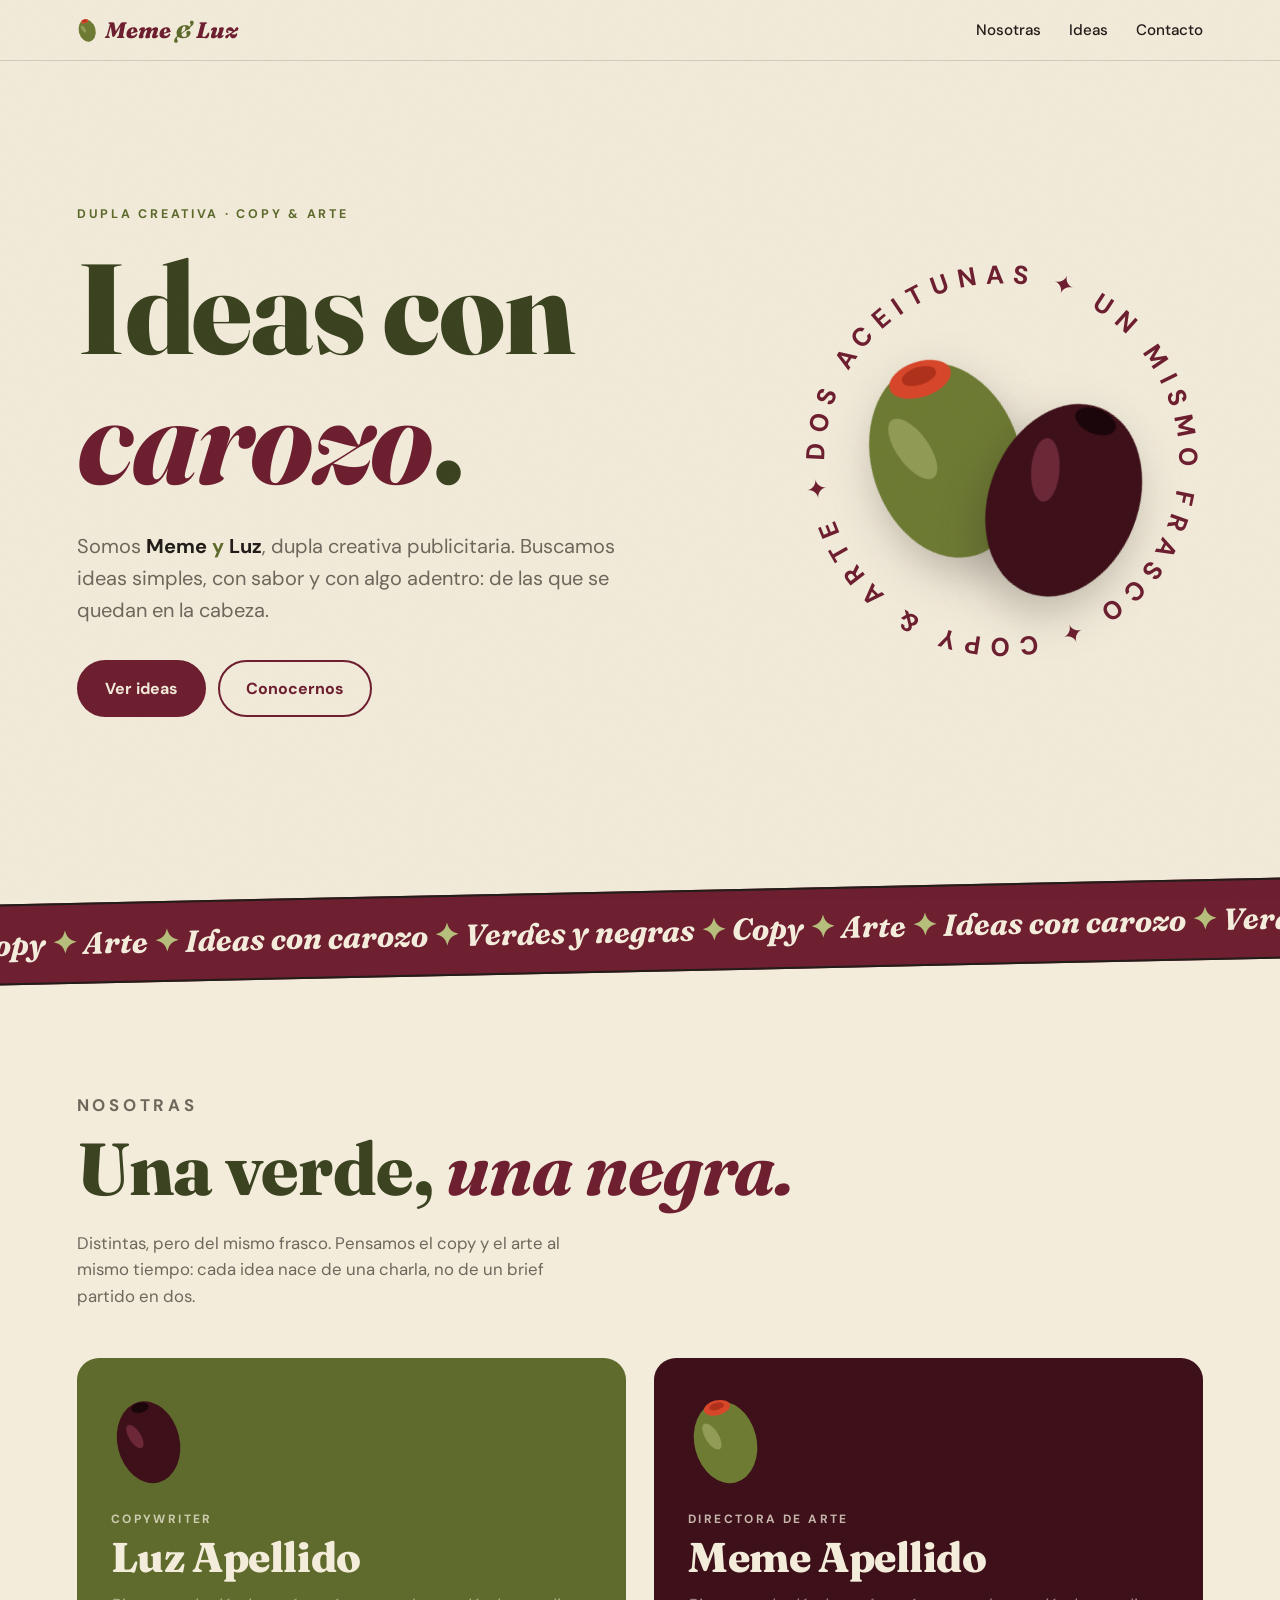
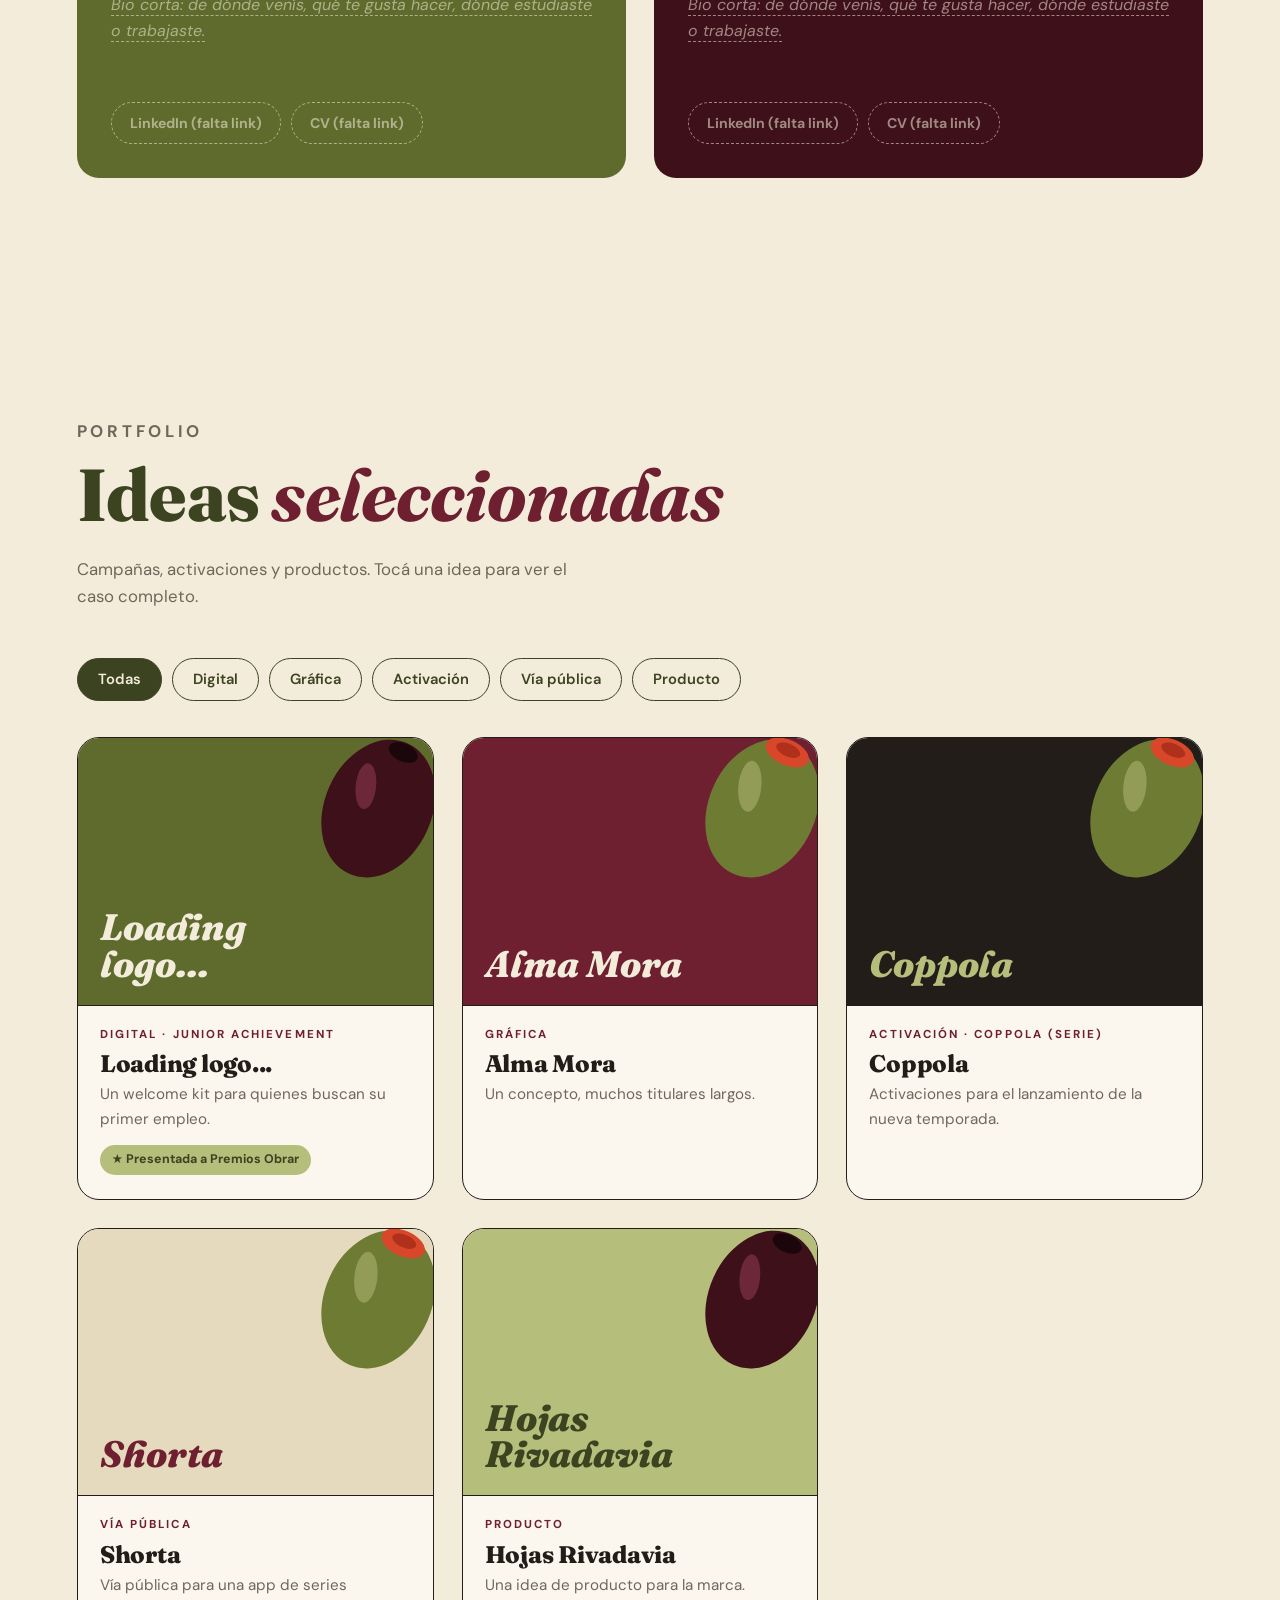
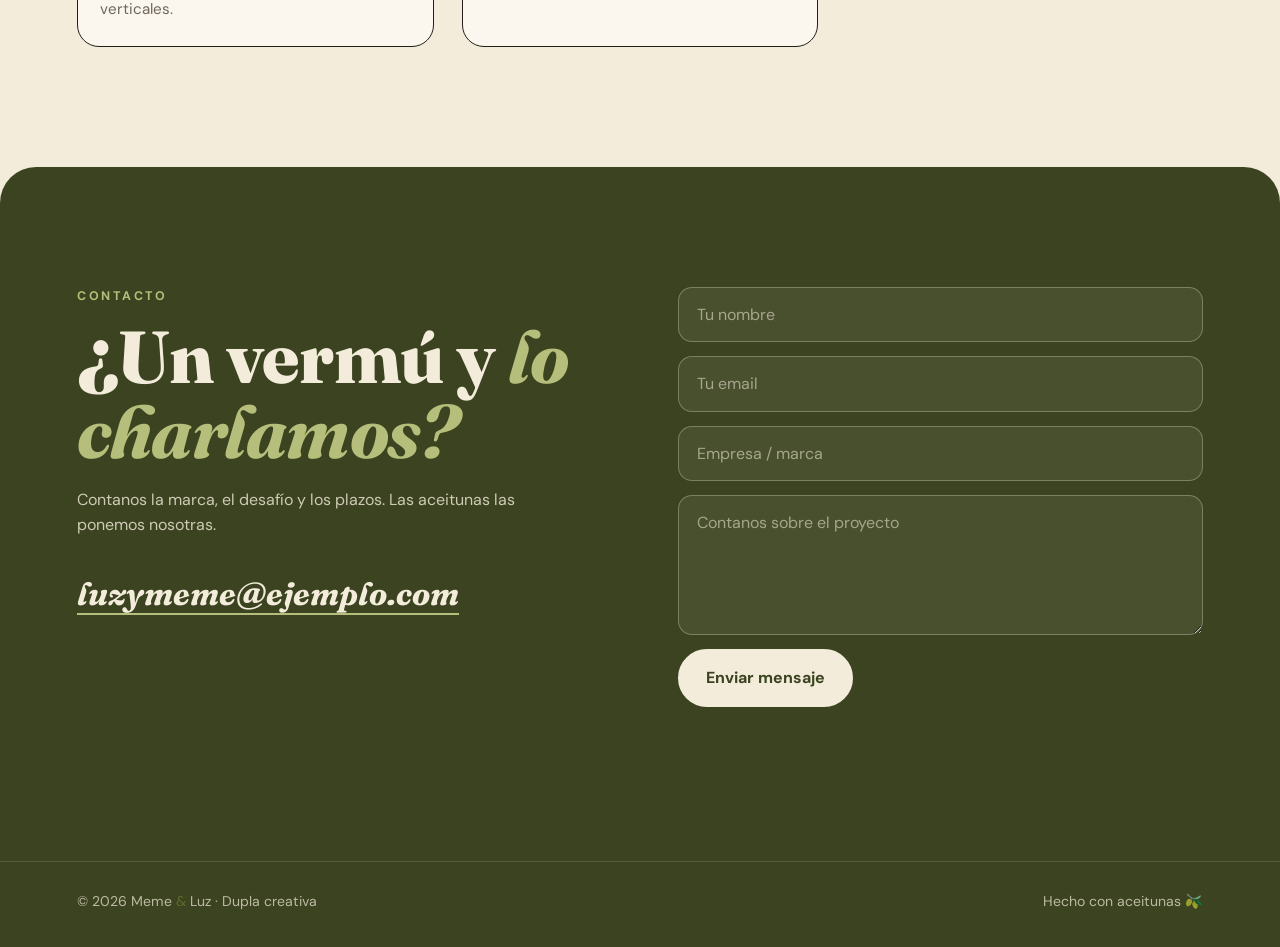
<file: index1.html>
<!DOCTYPE html>
<html lang="es-AR">
<head>
<meta charset="UTF-8">
<meta name="viewport" content="width=device-width, initial-scale=1.0">
<title>Luz & Meme — Dupla creativa</title>
<meta name="description" content="Luz & Meme, dupla creativa publicitaria. Copy y arte. Ideas con carozo.">
<meta property="og:title" content="Luz & Meme — Dupla creativa">
<meta property="og:description" content="Ideas con carozo. Portfolio de nuestra dupla creativa.">
<meta property="og:image" content="assets/img/og.jpg">
<link rel="icon" href="data:image/svg+xml,%3Csvg xmlns='http://www.w3.org/2000/svg' viewBox='0 0 100 100'%3E%3Cellipse cx='50' cy='56' rx='32' ry='40' fill='%235E6B2C'/%3E%3Cellipse cx='50' cy='22' rx='13' ry='8' fill='%23D9472B'/%3E%3C/svg%3E">
<link rel="preconnect" href="https://fonts.googleapis.com">
<link rel="preconnect" href="https://fonts.gstatic.com" crossorigin>
<link href="https://fonts.googleapis.com/css2?family=Fraunces:ital,opsz,wght@0,9..144,400..900;1,9..144,400..900&family=DM+Sans:wght@400;500;700&display=swap" rel="stylesheet">
<style>
  :root{
    --crema:#F3ECDB; --papel:#FBF7EE;
    --oliva:#5E6B2C; --oliva-osc:#3B4320; --oliva-clara:#B5BE7A;
    --bordo:#6E1F30; --bordo-osc:#3E1019; --morron:#D9472B;
    --tinta:#221D19; --gris:#6F675C; --linea:rgba(34,29,25,.15);
    --serif:"Fraunces",Georgia,serif; --sans:"DM Sans",system-ui,-apple-system,sans-serif;
    --radio:22px;
  }
  *{box-sizing:border-box;margin:0;padding:0}
  html{scroll-behavior:smooth}
  body{font-family:var(--sans);background:var(--crema);color:var(--tinta);line-height:1.6;-webkit-font-smoothing:antialiased;overflow-x:clip}
  body::before{content:"";position:fixed;inset:0;pointer-events:none;z-index:100;opacity:.08;mix-blend-mode:multiply;
    background-image:url("data:image/svg+xml,%3Csvg xmlns='http://www.w3.org/2000/svg' width='160' height='160'%3E%3Cfilter id='n'%3E%3CfeTurbulence type='fractalNoise' baseFrequency='.9' numOctaves='3'/%3E%3C/filter%3E%3Crect width='100%25' height='100%25' filter='url(%23n)'/%3E%3C/svg%3E")}
  img,video,iframe{display:block;max-width:100%}
  a{color:inherit}
  ::selection{background:var(--oliva);color:var(--crema)}
  h1,h2,h3,h4{font-family:var(--serif);font-weight:800;line-height:1.02;letter-spacing:-.01em}
  h1 em,h2 em{font-style:italic;font-weight:700;color:var(--bordo)}
  .eyebrow{font-size:.78rem;letter-spacing:.22em;text-transform:uppercase;font-weight:700;color:var(--oliva)}

  /* NAV */
  nav{position:sticky;top:0;z-index:20;display:flex;justify-content:space-between;align-items:center;padding:16px 6vw;background:rgba(243,236,219,.88);backdrop-filter:blur(10px);-webkit-backdrop-filter:blur(10px);border-bottom:1px solid var(--linea)}
  .logo{font-family:var(--serif);font-weight:800;font-style:italic;font-size:1.4rem;background:none;border:0;cursor:pointer;color:var(--bordo);display:flex;align-items:center;gap:8px}
  .logo svg{width:20px;aspect-ratio:100/130;transform:rotate(-15deg)}
  .logo.giro{animation:giro .5s ease}
  @keyframes giro{50%{transform:rotateX(90deg)}}
  .amp{color:var(--oliva)}
  nav ul{display:flex;gap:28px;list-style:none}
  nav ul a{text-decoration:none;font-size:.95rem;font-weight:500}
  nav ul a:hover{color:var(--bordo)}

  /* HERO */
  .hero{min-height:calc(100vh - 70px);display:grid;grid-template-columns:1.25fr .75fr;align-items:center;gap:4vw;padding:60px 6vw 90px}
  .hero h1{font-size:clamp(3.2rem,10vw,8.5rem);margin:18px 0 26px;color:var(--oliva-osc)}
  .lead{font-size:clamp(1.05rem,1.6vw,1.25rem);max-width:42ch;color:var(--gris)}
  .lead strong{color:var(--tinta)}
  .ctas{display:flex;flex-wrap:wrap;gap:12px;margin-top:34px}
  .btn{display:inline-flex;align-items:center;gap:8px;padding:14px 26px;border-radius:999px;background:var(--bordo);color:var(--crema);text-decoration:none;font:inherit;font-weight:700;border:2px solid var(--bordo);cursor:pointer;transition:transform .2s,background .2s,color .2s}
  .btn:hover{transform:translateY(-2px);background:var(--bordo-osc);border-color:var(--bordo-osc)}
  .btn-linea{background:transparent;color:var(--bordo)}
  .btn-linea:hover{background:var(--bordo);color:var(--crema)}
  .frasco{position:relative;aspect-ratio:1;width:100%;max-width:440px;justify-self:center}
  .frasco .o{position:absolute;width:44%;aspect-ratio:100/130;filter:drop-shadow(0 18px 22px rgba(34,29,25,.25))}
  .frasco .o1{left:14%;top:20%;rotate:-18deg;animation:flotar 6s ease-in-out infinite}
  .frasco .o2{right:12%;top:30%;rotate:22deg;animation:flotar 6s ease-in-out -3s infinite}
  @keyframes flotar{50%{translate:0 -14px}}
  .sello{position:absolute;inset:0;width:100%;height:100%;animation:girar 24s linear infinite}
  .sello text{font-family:var(--sans);font-weight:700;font-size:6.4px;fill:var(--bordo)}
  @keyframes girar{to{transform:rotate(360deg)}}

  /* CINTA */
  .cinta{background:var(--bordo);color:var(--crema);overflow:hidden;padding:14px 0;border-block:2px solid var(--tinta);transform:rotate(-1.2deg);margin:0 -2vw}
  .cinta-track{display:flex;width:max-content;animation:cinta 30s linear infinite}
  .cinta span{font-family:var(--serif);font-style:italic;font-weight:700;font-size:clamp(1.2rem,2.4vw,1.9rem);padding-right:.6em;white-space:nowrap}
  .cinta i{color:var(--oliva-clara);font-style:normal}
  @keyframes cinta{to{transform:translateX(-50%)}}

  /* SECCIONES */
  section{padding:120px 6vw}
  .sec-head{display:flex;flex-wrap:wrap;justify-content:space-between;align-items:flex-end;gap:24px;margin-bottom:48px}
  h2{font-size:clamp(2.4rem,6vw,4.6rem);color:var(--oliva-osc);margin-top:12px}
  .sec-head p{max-width:44ch;color:var(--gris);font-size:1.05rem}

  /* NOSOTRAS */
  .nosotras{display:grid;grid-template-columns:repeat(auto-fit,minmax(min(100%,320px),1fr));gap:28px}
  .persona{border-radius:var(--radio);padding:34px;color:var(--crema);min-height:420px;display:flex;flex-direction:column;position:relative;overflow:hidden}
  .persona.verde{background:var(--oliva)}
  .persona.negra{background:var(--bordo-osc)}
  .persona .foto{width:112px;height:112px;border-radius:50%;object-fit:cover;border:3px solid var(--crema);margin-bottom:22px}
  .persona .foto-oliva{width:74px;aspect-ratio:100/130;margin-bottom:22px;rotate:-14deg}
  .persona small{letter-spacing:.2em;text-transform:uppercase;font-weight:700;font-size:.75rem;opacity:.75}
  .persona h3{font-size:clamp(2rem,4vw,2.6rem);margin:6px 0 14px}
  .persona p{opacity:.9;flex:1}
  .persona .links{display:flex;flex-wrap:wrap;gap:10px;margin-top:24px}
  .pill{display:inline-flex;align-items:center;gap:6px;padding:9px 18px;border-radius:999px;border:1.5px solid currentColor;text-decoration:none;font-weight:700;font-size:.88rem;transition:.2s}
  .persona .pill:hover{background:var(--crema);color:var(--tinta)}
  .pill.falta{border-style:dashed;opacity:.55;pointer-events:none}
  .pendiente{font-style:italic;opacity:.6;border-bottom:1px dashed currentColor}

  /* IDEAS */
  .filtros{display:flex;flex-wrap:wrap;gap:10px;margin-bottom:36px}
  .filtros button{font:inherit;font-weight:600;font-size:.92rem;padding:9px 20px;border-radius:999px;border:1.5px solid var(--oliva-osc);background:transparent;color:var(--oliva-osc);cursor:pointer;transition:.2s}
  .filtros button:hover{background:rgba(94,107,44,.12)}
  .filtros button.activo{background:var(--oliva-osc);color:var(--crema)}
  .grid{display:grid;grid-template-columns:repeat(auto-fill,minmax(min(100%,320px),1fr));gap:28px}
  .card{background:var(--papel);border:1.5px solid var(--tinta);border-radius:var(--radio);overflow:hidden;cursor:pointer;display:flex;flex-direction:column;transition:transform .25s,box-shadow .25s}
  .card:hover,.card:focus-visible{transform:translate(-4px,-4px);box-shadow:6px 6px 0 var(--bordo);outline:none}
  .portada{aspect-ratio:4/3;position:relative;overflow:hidden}
  .portada img{width:100%;height:100%;object-fit:cover}
  .portada.generada{display:flex;align-items:flex-end;padding:22px}
  .portada-titulo{font-family:var(--serif);font-weight:800;font-style:italic;font-size:clamp(1.7rem,3vw,2.3rem);line-height:1;position:relative;z-index:1;max-width:78%}
  .portada-oliva{position:absolute;width:36%;aspect-ratio:100/130;right:-3%;top:-6%;rotate:24deg;transition:transform .5s}
  .card:hover .portada-oliva{transform:rotate(-14deg) translateY(10px)}
  .card-body{padding:20px 22px 24px;border-top:1.5px solid var(--tinta);flex:1}
  .tag{font-size:.72rem;letter-spacing:.18em;text-transform:uppercase;font-weight:700;color:var(--bordo)}
  .card h3{font-size:1.5rem;margin:8px 0 6px}
  .card p{color:var(--gris);font-size:.95rem}
  .premio{display:inline-block;margin-top:14px;font-size:.78rem;font-weight:700;padding:5px 12px;border-radius:999px;background:var(--oliva-clara);color:var(--oliva-osc)}

  /* MODAL */
  .modal{position:fixed;inset:0;z-index:50;background:rgba(34,29,25,.72);display:none;align-items:flex-start;justify-content:center;padding:4vh 16px;overflow-y:auto}
  .modal.abierto{display:flex}
  .modal-box{background:var(--crema);border-radius:28px;max-width:960px;width:100%;position:relative;overflow:hidden;animation:subir .35s ease}
  @keyframes subir{from{opacity:0;transform:translateY(30px)}}
  .modal .portada{aspect-ratio:16/7}
  .modal .portada.generada{padding:clamp(22px,4vw,44px)}
  .modal .portada-titulo{font-size:clamp(2.2rem,6vw,4.2rem)}
  .modal .portada-oliva{width:20%}
  .cerrar{position:absolute;top:16px;right:16px;z-index:2;width:44px;height:44px;border-radius:50%;border:none;background:var(--crema);color:var(--tinta);font-size:1.5rem;cursor:pointer;box-shadow:0 4px 14px rgba(0,0,0,.2)}
  .modal-body{padding:clamp(24px,5vw,56px)}
  .modal-body h3{font-size:clamp(2rem,5vw,3.4rem);color:var(--oliva-osc);margin:10px 0 20px}
  .meta{display:flex;flex-wrap:wrap;gap:12px 40px;padding:18px 0;border-block:1.5px solid var(--linea);margin-bottom:28px}
  .meta dt{font-size:.7rem;letter-spacing:.18em;text-transform:uppercase;font-weight:700;color:var(--bordo)}
  .meta dd{font-weight:600}
  .desc{font-size:1.15rem;max-width:62ch;margin-bottom:30px}
  .concepto{font-family:var(--serif);font-style:italic;font-size:clamp(1.4rem,3vw,2rem);color:var(--bordo);line-height:1.2;padding-left:20px;border-left:4px solid var(--oliva);margin-bottom:40px}
  .concepto small{display:block;font-family:var(--sans);font-style:normal;font-size:.7rem;letter-spacing:.18em;text-transform:uppercase;font-weight:700;color:var(--oliva);margin-bottom:6px}
  .bloques{display:grid;grid-template-columns:repeat(auto-fit,minmax(min(100%,220px),1fr));gap:18px;margin-bottom:40px}
  .bloque{background:var(--papel);border-radius:18px;padding:22px}
  .bloque h4{font-size:1.2rem;color:var(--bordo);margin-bottom:8px}
  .sub-titulo{font-size:1.6rem;color:var(--oliva-osc);margin-bottom:16px}
  .titulares{display:grid;gap:14px;margin-bottom:40px}
  .titulares blockquote{background:var(--bordo);color:var(--crema);border-radius:18px;padding:26px 28px;font-family:var(--serif);font-size:clamp(1.1rem,2.2vw,1.45rem);line-height:1.35}
  .titulares blockquote.vacio{background:transparent;color:var(--gris);border:2px dashed rgba(34,29,25,.3);font-style:italic;font-size:1rem}
  .galeria{display:grid;grid-template-columns:repeat(auto-fit,minmax(min(100%,260px),1fr));gap:18px;margin-bottom:40px}
  .media{grid-column:1/-1}
  .media.medio,.media.vertical{grid-column:auto}
  .media img,.media video{width:100%;border-radius:16px}
  .media iframe{width:100%;aspect-ratio:16/9;border:0;border-radius:16px;background:var(--tinta)}
  .media.vertical img,.media.vertical video,.media.vertical iframe{aspect-ratio:9/16;width:min(100%,380px);margin:0 auto;object-fit:cover}
  .media figcaption{font-size:.85rem;color:var(--gris);margin-top:8px;text-align:center}
  .hueco{border:2px dashed rgba(34,29,25,.3);border-radius:16px;min-height:200px;display:flex;flex-direction:column;align-items:center;justify-content:center;gap:4px;color:var(--gris);font-weight:600;text-align:center;padding:20px}
  .media.vertical .hueco{aspect-ratio:9/16;min-height:0;width:min(100%,300px);margin:0 auto}
  .hueco small{font-weight:400;text-transform:uppercase;letter-spacing:.15em;font-size:.7rem}
  .extra{margin-bottom:40px}
  .extra p{max-width:62ch}
  .links-proy{display:flex;flex-wrap:wrap;gap:10px;margin-bottom:40px}
  .links-proy .pill{color:var(--bordo)}
  .links-proy .pill:hover{background:var(--bordo);color:var(--crema)}
  .navegar{display:flex;justify-content:space-between;gap:12px;border-top:1.5px solid var(--linea);padding-top:24px}
  .navegar button{background:none;border:none;font-family:var(--serif);font-weight:700;font-style:italic;font-size:1.15rem;color:var(--oliva-osc);cursor:pointer;text-align:left}
  .navegar button:last-child{text-align:right}
  .navegar button:hover{color:var(--bordo)}

  /* CONTACTO */
  #contacto{background:var(--oliva-osc);color:var(--crema);border-radius:36px 36px 0 0}
  #contacto h2{color:var(--crema)}
  #contacto h2 em{color:var(--oliva-clara)}
  #contacto .eyebrow{color:var(--oliva-clara)}
  .contacto{display:grid;grid-template-columns:1fr 1fr;gap:6vw;align-items:start}
  .contacto .sub{opacity:.8;margin:18px 0 30px;max-width:40ch}
  .mail-grande{font-family:var(--serif);font-style:italic;font-weight:700;font-size:clamp(1.3rem,2.8vw,2rem);word-break:break-all;text-decoration:none;border-bottom:2px solid var(--oliva-clara)}
  .redes{display:flex;flex-wrap:wrap;gap:10px;margin-top:28px}
  .redes .pill:hover{background:var(--crema);color:var(--oliva-osc)}
  form{display:grid;gap:14px}
  input,textarea{font:inherit;background:rgba(243,236,219,.08);border:1.5px solid rgba(243,236,219,.3);color:var(--crema);padding:14px 18px;border-radius:14px}
  input::placeholder,textarea::placeholder{color:rgba(243,236,219,.55)}
  input:focus,textarea:focus{outline:none;border-color:var(--oliva-clara)}
  textarea{min-height:140px;resize:vertical}
  #contacto .btn{background:var(--crema);color:var(--oliva-osc);border-color:var(--crema);justify-self:start}
  .estado{font-size:.9rem;min-height:1.4em}
  footer{background:var(--oliva-osc);color:rgba(243,236,219,.7);padding:28px 6vw 34px;display:flex;justify-content:space-between;flex-wrap:wrap;gap:12px;font-size:.88rem;border-top:1px solid rgba(243,236,219,.15)}

  @media (max-width:820px){
    nav ul{gap:16px}
    nav ul a{font-size:.85rem}
    .hero{grid-template-columns:1fr;min-height:auto;padding-top:40px}
    .frasco{max-width:300px}
    .contacto{grid-template-columns:1fr}
    section{padding:84px 6vw}
  }
  @media (max-width:420px){ nav ul li:first-child{display:none} }
  @media (prefers-reduced-motion:reduce){*{animation:none!important;transition:none!important}}
</style>
</head>
<body>

<!-- Aceitunas (se reutilizan en todo el sitio) -->
<svg width="0" height="0" style="position:absolute" aria-hidden="true">
  <defs>
    <symbol id="oliva-verde" viewBox="0 0 100 130">
      <ellipse cx="50" cy="68" rx="42" ry="56" fill="#6E7B33"/>
      <ellipse cx="34" cy="56" rx="9" ry="20" fill="#B5BE7A" opacity=".5" transform="rotate(-18 34 56)"/>
      <ellipse cx="50" cy="20" rx="18" ry="10" fill="#D9472B"/>
      <ellipse cx="50" cy="18" rx="10" ry="5" fill="#B0311B"/>
    </symbol>
    <symbol id="oliva-negra" viewBox="0 0 100 130">
      <ellipse cx="50" cy="68" rx="42" ry="56" fill="#3E1019"/>
      <ellipse cx="34" cy="56" rx="8" ry="18" fill="#8A3A4C" opacity=".6" transform="rotate(-18 34 56)"/>
      <ellipse cx="50" cy="20" rx="12" ry="7" fill="#1A060B"/>
    </symbol>
  </defs>
</svg>

<nav>
  <button class="logo" id="logo" title="Tocá para cambiar el orden">
    <svg><use href="#oliva-verde"/></svg><span data-nombres=" & "></span>
  </button>
  <ul>
    <li><a href="#nosotras">Nosotras</a></li>
    <li><a href="#ideas">Ideas</a></li>
    <li><a href="#contacto">Contacto</a></li>
  </ul>
</nav>

<header class="hero">
  <div>
    <p class="eyebrow">Dupla creativa · Copy & Arte</p>
    <h1>Ideas con <em>carozo</em>.</h1>
    <p class="lead">Somos <strong data-nombres=" y "></strong>, dupla creativa publicitaria. Buscamos ideas simples, con sabor y con algo adentro: de las que se quedan en la cabeza.</p>
    <div class="ctas">
      <a class="btn" href="#ideas">Ver ideas</a>
      <a class="btn btn-linea" href="#nosotras">Conocernos</a>
    </div>
  </div>
  <div class="frasco" aria-hidden="true">
    <svg class="sello" viewBox="0 0 100 100">
      <path id="circulo" d="M50,50 m-44,0 a44,44 0 1,1 88,0 a44,44 0 1,1 -88,0" fill="none"/>
      <text><textPath href="#circulo" textLength="272" lengthAdjust="spacing">DOS ACEITUNAS ✦ UN MISMO FRASCO ✦ COPY & ARTE ✦</textPath></text>
    </svg>
    <svg class="o o1"><use href="#oliva-verde"/></svg>
    <svg class="o o2"><use href="#oliva-negra"/></svg>
  </div>
</header>

<div class="cinta" aria-hidden="true">
  <div class="cinta-track">
    <span>Copy <i>✦</i> Arte <i>✦</i> Ideas con carozo <i>✦</i> Verdes y negras <i>✦</i> Copy <i>✦</i> Arte <i>✦</i> Ideas con carozo <i>✦</i> Verdes y negras <i>✦</i></span>
    <span>Copy <i>✦</i> Arte <i>✦</i> Ideas con carozo <i>✦</i> Verdes y negras <i>✦</i> Copy <i>✦</i> Arte <i>✦</i> Ideas con carozo <i>✦</i> Verdes y negras <i>✦</i></span>
  </div>
</div>

<section id="nosotras">
  <div class="sec-head">
    <div>
      <p class="eyebrow">Nosotras</p>
      <h2>Una verde, <em>una negra.</em></h2>
    </div>
    <p>Distintas, pero del mismo frasco. Pensamos el copy y el arte al mismo tiempo: cada idea nace de una charla, no de un brief partido en dos.</p>
  </div>
  <div class="nosotras" id="nosotrasGrid"></div>
</section>

<section id="ideas">
  <div class="sec-head">
    <div>
      <p class="eyebrow">Portfolio</p>
      <h2>Ideas <em>seleccionadas</em></h2>
    </div>
    <p>Campañas, activaciones y productos. Tocá una idea para ver el caso completo.</p>
  </div>
  <div class="filtros" id="filtros"></div>
  <div class="grid" id="grid"></div>
</section>

<section id="contacto">
  <div class="contacto">
    <div>
      <p class="eyebrow">Contacto</p>
      <h2>¿Un vermú y <em>lo charlamos?</em></h2>
      <p class="sub">Contanos la marca, el desafío y los plazos. Las aceitunas las ponemos nosotras.</p>
      <a class="mail-grande" id="mail" href="#"></a>
      <div class="redes" id="redes"></div>
    </div>
    <form id="form">
      <input name="nombre" type="text" placeholder="Tu nombre" required>
      <input name="email" type="email" placeholder="Tu email" required>
      <input name="marca" type="text" placeholder="Empresa / marca">
      <textarea name="mensaje" placeholder="Contanos sobre el proyecto"></textarea>
      <button class="btn" type="submit">Enviar mensaje</button>
      <p class="estado" id="estado" role="status"></p>
    </form>
  </div>
</section>

<footer>
  <span>© <span id="anio"></span> <span data-nombres=" & "></span> · Dupla creativa</span>
  <span>Hecho con aceitunas 🫒</span>
</footer>

<div class="modal" id="modal" role="dialog" aria-modal="true" aria-labelledby="mTitulo">
  <div class="modal-box">
    <button class="cerrar" id="cerrar" aria-label="Cerrar">×</button>
    <div id="modalContenido"></div>
  </div>
</div>

<script>
// =====================================================================
//  ✏️  EDITÁ ACÁ — todo el contenido del sitio está en este bloque
// =====================================================================

const DUPLA = {
  email: "luzymeme@ejemplo.com",
  instagram: "",   // ej: "https://instagram.com/luzymeme"
  behance: "",     // ej: "https://behance.net/..."
  formspree: "",   // ej: "https://formspree.io/f/abcdwxyz" — si queda vacío, el formulario abre el mail
  // true = muestra recuadros punteados "Completar" donde falta info (útil mientras arman).
  // Pónganlo en false cuando publiquen: lo vacío simplemente no se muestra.
  mostrarPendientes: true
};

const NOSOTRAS = [
  {
    nombre: "Luz Apellido",
    rol: "Copywriter",            // cámbienlo si es al revés
    oliva: "verde",               // "verde" o "negra" (color de la tarjeta)
    foto: "",                     // ej: "assets/img/luz.jpg"
    bio: "",                      // 2 o 3 líneas: de dónde venís, qué te gusta, dónde estudiaste/trabajaste
    linkedin: "",                 // ej: "https://www.linkedin.com/in/..."
    cv: ""                        // ej: "assets/cv/luz.pdf"
  },
  {
    nombre: "Meme Apellido",
    rol: "Directora de Arte",
    oliva: "negra",
    foto: "",
    bio: "",
    linkedin: "",
    cv: ""
  }
];

/*  CÓMO ARMAR UN PROYECTO
    tema:     color de la portada si no hay imagen → "oliva" | "bordo" | "negra" | "crema" | "clara"
    portada:  imagen de portada, ej "assets/img/alma-mora/portada.jpg" (vacío = portada generada)
    media:    lista de piezas. tipo: "imagen" | "video" (mp4 propio) | "youtube" | "vimeo" | "drive"
              src: ruta o link. texto: epígrafe.
              formato: "vertical" para piezas 9:16. ancho: "medio" para poner dos imágenes lado a lado.
    titulares: lista de titulares (se muestran como citas grandes).
    extras:   secciones libres { titulo, texto }.
    links:    botones { texto, url } (PDF del board, nota de prensa, etc.)
    Cualquier campo vacío ("") no se muestra (o se marca como pendiente). */

const PROYECTOS = [
  {
    id: "loading-logo",
    titulo: "Loading logo...",
    marca: "Junior Achievement",
    categoria: "Digital",
    anio: "",
    premio: "Presentada a Premios Obrar",
    tema: "oliva",
    portada: "",
    bajada: "Un welcome kit para quienes buscan su primer empleo.",
    descripcion: "Un «welcome kit» que les enviamos a jóvenes en busca de su primer empleo para que lo suban a su LinkedIn y empiecen a generar redes.",
    concepto: "",
    reto: "",
    idea: "",
    resultado: "",
    titulares: [],
    media: [
      { tipo: "imagen",  src: "", texto: "Board" },
      { tipo: "youtube", src: "", texto: "Videocaso" }
    ],
    extras: [],
    links: [ { texto: "Board en PDF", url: "" } ]
  },
  {
    id: "alma-mora",
    titulo: "Alma Mora",
    marca: "Alma Mora",
    categoria: "Gráfica",
    anio: "",
    premio: "",
    tema: "bordo",
    portada: "",
    bajada: "Un concepto, muchos titulares largos.",
    descripcion: "Serie de gráficas con distintos titulares bajo un mismo concepto de campaña, respetando el concepto de marca.",
    concepto: "",
    reto: "",
    idea: "",
    resultado: "",
    titulares: ["", "", ""],
    media: [
      { tipo: "imagen", src: "", texto: "Gráfica 1", ancho: "medio" },
      { tipo: "imagen", src: "", texto: "Gráfica 2", ancho: "medio" },
      { tipo: "imagen", src: "", texto: "Gráfica 3", ancho: "medio" }
    ],
    extras: [],
    links: []
  },
  {
    id: "coppola",
    titulo: "Coppola",
    marca: "Coppola (serie)",
    categoria: "Activación",
    anio: "",
    premio: "",
    tema: "negra",
    portada: "",
    bajada: "Activaciones para el lanzamiento de la nueva temporada.",
    descripcion: "Activaciones para el lanzamiento de la nueva temporada de la serie Coppola.",
    concepto: "",
    reto: "",
    idea: "",
    resultado: "",
    titulares: [],
    media: [
      { tipo: "imagen",  src: "", texto: "Board / key visual" },
      { tipo: "youtube", src: "", texto: "Videocaso o render de la activación" }
    ],
    extras: [],
    links: []
  },
  {
    id: "shorta",
    titulo: "Shorta",
    marca: "Shorta",
    categoria: "Vía pública",
    anio: "",
    premio: "",
    tema: "crema",
    portada: "",
    bajada: "Vía pública para una app de series verticales.",
    descripcion: "Piezas de vía pública —gráficas y videos— para Shorta, la app de series verticales. Además, una idea de film.",
    concepto: "",
    reto: "",
    idea: "",
    resultado: "",
    titulares: [],
    media: [
      { tipo: "imagen", src: "", texto: "Gráfica vía pública", ancho: "medio" },
      { tipo: "video",  src: "", texto: "Video vertical", formato: "vertical" }
    ],
    extras: [ { titulo: "Idea de film", texto: "" } ],
    links: []
  },
  {
    id: "hojas-rivadavia",
    titulo: "Hojas Rivadavia",
    marca: "Hojas Rivadavia",
    categoria: "Producto",
    anio: "",
    premio: "",
    tema: "clara",
    portada: "",
    bajada: "Una idea de producto para la marca.",
    descripcion: "",
    concepto: "",
    reto: "",
    idea: "",
    resultado: "",
    titulares: [],
    media: [ { tipo: "imagen", src: "", texto: "Producto / mockup" } ],
    extras: [],
    links: []
  }
];

// =====================================================================
//  De acá para abajo no hace falta tocar nada
// =====================================================================

const $ = s => document.querySelector(s);
const esc = s => String(s ?? "").replace(/[&<>"']/g, c => ({"&":"&amp;","<":"&lt;",">":"&gt;",'"':"&quot;","'":"&#39;"}[c]));
const pend = (t = "Completar") => DUPLA.mostrarPendientes ? `<span class="pendiente">${esc(t)}</span>` : "";

/* --- Luz & Meme o Meme & Luz: al azar en cada visita, y se invierte tocando el logo --- */
let orden = Math.random() < .5 ? ["Luz", "Meme"] : ["Meme", "Luz"];
function pintarNombres(){
  document.querySelectorAll("[data-nombres]").forEach(el => {
    el.innerHTML = `${orden[0]}<span class="amp">${esc(el.dataset.nombres)}</span>${orden[1]}`;
  });
  document.title = `${orden[0]} & ${orden[1]} — Dupla creativa`;
}
$("#logo").addEventListener("click", () => {
  const l = $("#logo");
  l.classList.remove("giro"); void l.offsetWidth; l.classList.add("giro");
  setTimeout(() => { orden.reverse(); pintarNombres(); }, 250);
});

/* --- Nosotras --- */
function linkPill(texto, url){
  if (url) return `<a class="pill" href="${esc(url)}" target="_blank" rel="noopener">${esc(texto)} ↗</a>`;
  return DUPLA.mostrarPendientes ? `<span class="pill falta">${esc(texto)} (falta link)</span>` : "";
}
$("#nosotrasGrid").innerHTML = NOSOTRAS.map(p => `
  <article class="persona ${p.oliva === "negra" ? "negra" : "verde"}">
    ${p.foto ? `<img class="foto" src="${esc(p.foto)}" alt="${esc(p.nombre)}">`
             : `<svg class="foto-oliva"><use href="#oliva-${p.oliva === "negra" ? "verde" : "negra"}"/></svg>`}
    <small>${esc(p.rol)}</small>
    <h3>${esc(p.nombre)}</h3>
    <p>${p.bio ? esc(p.bio) : pend("Bio corta: de dónde venís, qué te gusta hacer, dónde estudiaste o trabajaste.")}</p>
    <div class="links">${linkPill("LinkedIn", p.linkedin)}${linkPill("CV", p.cv)}</div>
  </article>`).join("");

/* --- Portadas --- */
const TEMAS = {
  oliva: { bg: "var(--oliva)",      fg: "var(--crema)",      ol: "oliva-negra" },
  bordo: { bg: "var(--bordo)",      fg: "var(--crema)",      ol: "oliva-verde" },
  negra: { bg: "var(--tinta)",      fg: "var(--oliva-clara)",ol: "oliva-verde" },
  crema: { bg: "#E6DABE",           fg: "var(--bordo)",      ol: "oliva-verde" },
  clara: { bg: "var(--oliva-clara)",fg: "var(--oliva-osc)",  ol: "oliva-negra" }
};
function portada(p){
  const t = TEMAS[p.tema] || TEMAS.oliva;
  if (p.portada) return `<div class="portada" style="background:${t.bg}"><img src="${esc(p.portada)}" alt="${esc(p.titulo)}" loading="lazy"></div>`;
  return `<div class="portada generada" style="background:${t.bg};color:${t.fg}">
            <span class="portada-titulo">${esc(p.titulo)}</span>
            <svg class="portada-oliva"><use href="#${t.ol}"/></svg>
          </div>`;
}

/* --- Filtros y grilla --- */
const cats = ["Todas", ...new Set(PROYECTOS.map(p => p.categoria).filter(Boolean))];
let actual = "Todas";
function pintarFiltros(){
  $("#filtros").innerHTML = cats.map(c => `<button class="${c === actual ? "activo" : ""}" data-cat="${esc(c)}">${esc(c)}</button>`).join("");
}
$("#filtros").addEventListener("click", e => {
  const b = e.target.closest("button"); if (!b) return;
  actual = b.dataset.cat; pintarFiltros(); pintarGrilla();
});
function pintarGrilla(){
  $("#grid").innerHTML = PROYECTOS
    .filter(p => actual === "Todas" || p.categoria === actual)
    .map(p => `
      <article class="card" tabindex="0" role="button" data-id="${esc(p.id)}" aria-label="Ver ${esc(p.titulo)}">
        ${portada(p)}
        <div class="card-body">
          <div class="tag">${esc(p.categoria)}${p.marca && p.marca !== p.titulo ? " · " + esc(p.marca) : ""}</div>
          <h3>${esc(p.titulo)}</h3>
          <p>${esc(p.bajada)}</p>
          ${p.premio ? `<span class="premio">★ ${esc(p.premio)}</span>` : ""}
        </div>
      </article>`).join("");
}
$("#grid").addEventListener("click", e => { const c = e.target.closest(".card"); if (c) abrir(c.dataset.id); });
$("#grid").addEventListener("keydown", e => {
  const c = e.target.closest(".card");
  if (c && (e.key === "Enter" || e.key === " ")) { e.preventDefault(); abrir(c.dataset.id); }
});

/* --- Piezas (imágenes y videos) --- */
const ytId    = u => (String(u).match(/(?:youtu\.be\/|v=|embed\/|shorts\/)([\w-]{11})/) || [, u])[1];
const vimeoId = u => (String(u).match(/vimeo\.com\/(?:video\/)?(\d+)/) || [, u])[1];
const driveId = u => (String(u).match(/\/d\/([\w-]+)/) || [, u])[1];
const NOMBRE_TIPO = { imagen: "imagen", video: "video", youtube: "video de YouTube", vimeo: "video de Vimeo", drive: "archivo de Drive" };

function pieza(m){
  const cls = ["media", m.formato === "vertical" ? "vertical" : "", m.ancho === "medio" ? "medio" : ""].join(" ");
  const pie = m.texto ? `<figcaption>${esc(m.texto)}</figcaption>` : "";
  if (!m.src) return DUPLA.mostrarPendientes
    ? `<figure class="${cls}"><div class="hueco">＋ ${esc(m.texto || "Agregar pieza")}<small>${esc(NOMBRE_TIPO[m.tipo] || m.tipo)}</small></div></figure>` : "";
  const titulo = esc(m.texto || "Video");
  let el = "";
  switch (m.tipo) {
    case "imagen":  el = `<img src="${esc(m.src)}" alt="${esc(m.texto || "")}" loading="lazy">`; break;
    case "video":   el = `<video src="${esc(m.src)}" controls playsinline preload="metadata"${m.poster ? ` poster="${esc(m.poster)}"` : ""}></video>`; break;
    case "youtube": el = `<iframe src="https://www.youtube-nocookie.com/embed/${esc(ytId(m.src))}" title="${titulo}" allow="autoplay; encrypted-media; picture-in-picture" allowfullscreen loading="lazy"></iframe>`; break;
    case "vimeo":   el = `<iframe src="https://player.vimeo.com/video/${esc(vimeoId(m.src))}" title="${titulo}" allow="autoplay; fullscreen; picture-in-picture" allowfullscreen loading="lazy"></iframe>`; break;
    case "drive":   el = `<iframe src="https://drive.google.com/file/d/${esc(driveId(m.src))}/preview" title="${titulo}" allow="autoplay" allowfullscreen loading="lazy"></iframe>`; break;
  }
  return `<figure class="${cls}">${el}${pie}</figure>`;
}

/* --- Detalle del proyecto --- */
function bloque(titulo, txt){
  if (!txt && !DUPLA.mostrarPendientes) return "";
  return `<div class="bloque"><h4>${titulo}</h4><p>${txt ? esc(txt) : pend()}</p></div>`;
}
function abrir(id){
  const i = PROYECTOS.findIndex(p => p.id === id);
  if (i < 0) return;
  const p = PROYECTOS[i];
  const ant = PROYECTOS[(i - 1 + PROYECTOS.length) % PROYECTOS.length];
  const sig = PROYECTOS[(i + 1) % PROYECTOS.length];

  const meta = [["Marca", p.marca], ["Categoría", p.categoria], ["Año", p.anio], ["Reconocimiento", p.premio]]
    .filter(([, v]) => v).map(([k, v]) => `<div><dt>${k}</dt><dd>${esc(v)}</dd></div>`).join("");

  const titulares = (p.titulares || []).map((t, n) => t
    ? `<blockquote>${esc(t)}</blockquote>`
    : (DUPLA.mostrarPendientes ? `<blockquote class="vacio">Titular ${n + 1} — completar</blockquote>` : "")).join("");

  const bloques = bloque("El reto", p.reto) + bloque("La idea", p.idea) + bloque("Resultado", p.resultado);
  const piezas = (p.media || []).map(pieza).join("");
  const extras = (p.extras || []).map(x => (x.texto || DUPLA.mostrarPendientes)
    ? `<div class="extra"><h4 class="sub-titulo">${esc(x.titulo)}</h4><p>${x.texto ? esc(x.texto) : pend()}</p></div>` : "").join("");
  const links = (p.links || []).map(l => l.url
    ? `<a class="pill" href="${esc(l.url)}" target="_blank" rel="noopener">${esc(l.texto)} ↗</a>`
    : (DUPLA.mostrarPendientes ? `<span class="pill falta">${esc(l.texto)} (falta link)</span>` : "")).join("");

  $("#modalContenido").innerHTML = `
    ${portada(p)}
    <div class="modal-body">
      <div class="tag">${esc(p.categoria)}</div>
      <h3 id="mTitulo">${esc(p.titulo)}</h3>
      ${meta ? `<dl class="meta">${meta}</dl>` : ""}
      ${p.descripcion ? `<p class="desc">${esc(p.descripcion)}</p>` : (DUPLA.mostrarPendientes ? `<p class="desc">${pend("Descripción del proyecto")}</p>` : "")}
      ${p.concepto ? `<p class="concepto"><small>Concepto</small>${esc(p.concepto)}</p>`
                   : (DUPLA.mostrarPendientes ? `<p class="concepto"><small>Concepto</small>${pend("El concepto en una frase")}</p>` : "")}
      ${bloques ? `<div class="bloques">${bloques}</div>` : ""}
      ${titulares ? `<h4 class="sub-titulo">Titulares</h4><div class="titulares">${titulares}</div>` : ""}
      ${piezas ? `<div class="galeria">${piezas}</div>` : ""}
      ${extras}
      ${links ? `<div class="links-proy">${links}</div>` : ""}
      <div class="navegar">
        <button data-ir="${esc(ant.id)}">← ${esc(ant.titulo)}</button>
        <button data-ir="${esc(sig.id)}">${esc(sig.titulo)} →</button>
      </div>
    </div>`;

  $("#modal").classList.add("abierto");
  $("#modal").scrollTop = 0;
  document.body.style.overflow = "hidden";
  history.replaceState(null, "", "#idea/" + p.id);   // link directo a cada caso
  $("#cerrar").focus();
}
function cerrar(){
  $("#modal").classList.remove("abierto");
  document.body.style.overflow = "";
  $("#modalContenido").innerHTML = "";   // corta videos que estén sonando
  history.replaceState(null, "", "#ideas");
}
$("#cerrar").addEventListener("click", cerrar);
$("#modal").addEventListener("click", e => {
  if (e.target.id === "modal") cerrar();
  const b = e.target.closest("[data-ir]"); if (b) abrir(b.dataset.ir);
});
document.addEventListener("keydown", e => { if (e.key === "Escape" && $("#modal").classList.contains("abierto")) cerrar(); });

/* --- Contacto --- */
$("#mail").textContent = DUPLA.email;
$("#mail").href = "mailto:" + DUPLA.email;
$("#redes").innerHTML = [["Instagram", DUPLA.instagram], ["Behance", DUPLA.behance]]
  .filter(([, u]) => u).map(([t, u]) => `<a class="pill" href="${esc(u)}" target="_blank" rel="noopener">${t} ↗</a>`).join("");

$("#form").addEventListener("submit", async e => {
  e.preventDefault();
  const f = e.target, d = new FormData(f), estado = $("#estado");
  if (DUPLA.formspree) {
    estado.textContent = "Enviando…";
    try {
      const r = await fetch(DUPLA.formspree, { method: "POST", body: d, headers: { Accept: "application/json" } });
      estado.textContent = r.ok ? "¡Gracias! Te respondemos pronto." : "Ups, algo falló. Escribinos al mail.";
      if (r.ok) f.reset();
    } catch { estado.textContent = "Ups, algo falló. Escribinos al mail."; }
  } else {
    const asunto = encodeURIComponent("Proyecto" + (d.get("marca") ? " — " + d.get("marca") : ""));
    const cuerpo = encodeURIComponent(`${d.get("mensaje") || ""}\n\n${d.get("nombre")} · ${d.get("email")}`);
    location.href = `mailto:${DUPLA.email}?subject=${asunto}&body=${cuerpo}`;
  }
});

/* --- Arranque --- */
$("#anio").textContent = new Date().getFullYear();
pintarNombres();
pintarFiltros();
pintarGrilla();
const deHash = location.hash.match(/^#idea\/(.+)$/);
if (deHash) abrir(decodeURIComponent(deHash[1]));
</script>
</body>
</html>
</file>
